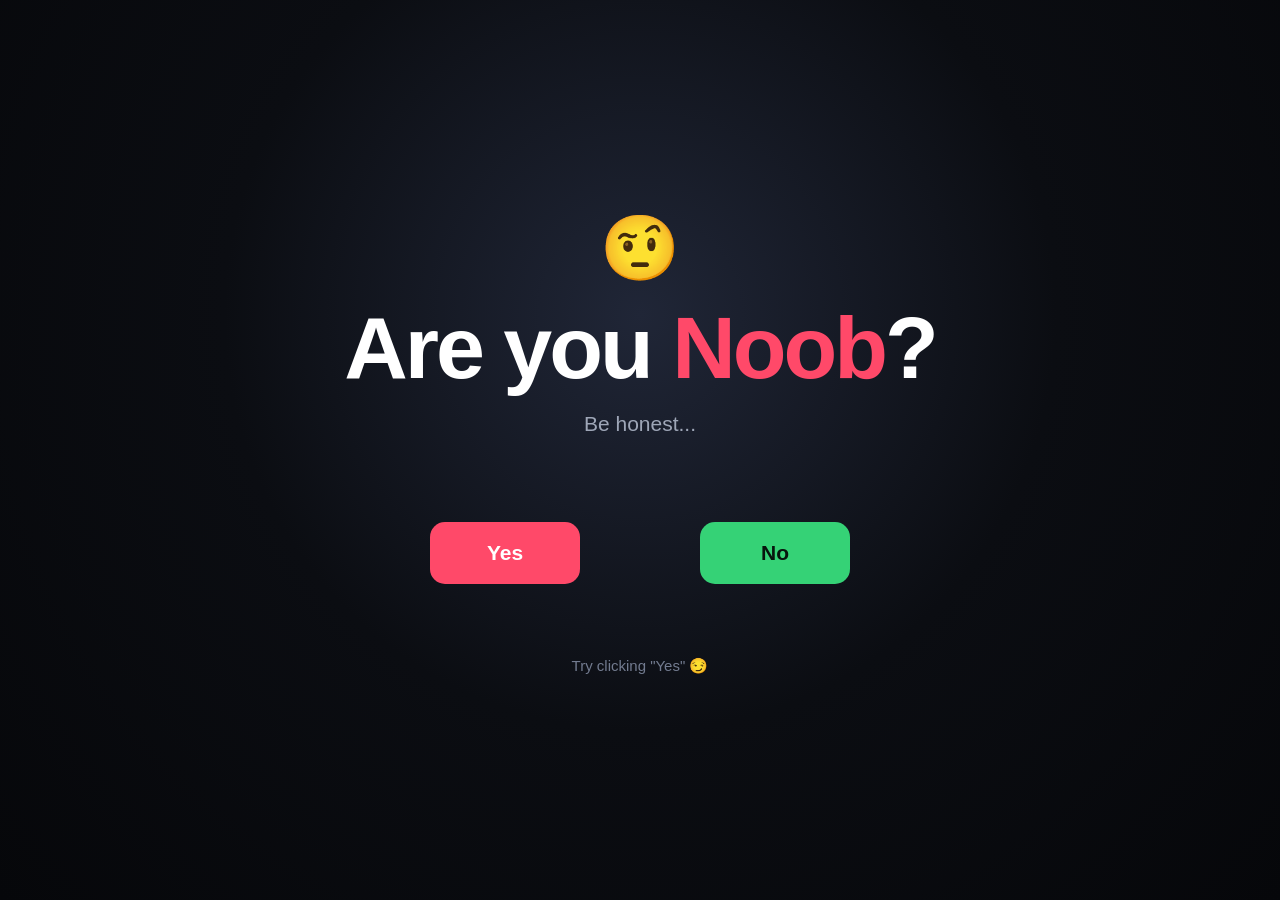
<file: index.html>
<!DOCTYPE html>
<html lang="en">
<head>
  <meta charset="UTF-8">
  <meta name="viewport" content="width=device-width, initial-scale=1.0">
  <title>Are you Noob?</title>
  <link rel="stylesheet" href="noob.css">
</head>
<body>
  <main class="page">
    <div class="emoji">🤨</div>
    <h1>Are you <span>Noob</span>?</h1>
    <p class="subtitle">Be honest...</p>

    <div class="button-area" id="buttonArea">
      <button id="yesBtn" class="btn yes">Yes</button>
      <button id="noBtn" class="btn no">No</button>
    </div>

    <p id="tease" class="tease">Try clicking "Yes" 😏</p>
  </main>
  <script src="noob.js"></script>
</body>
</html>
</file>
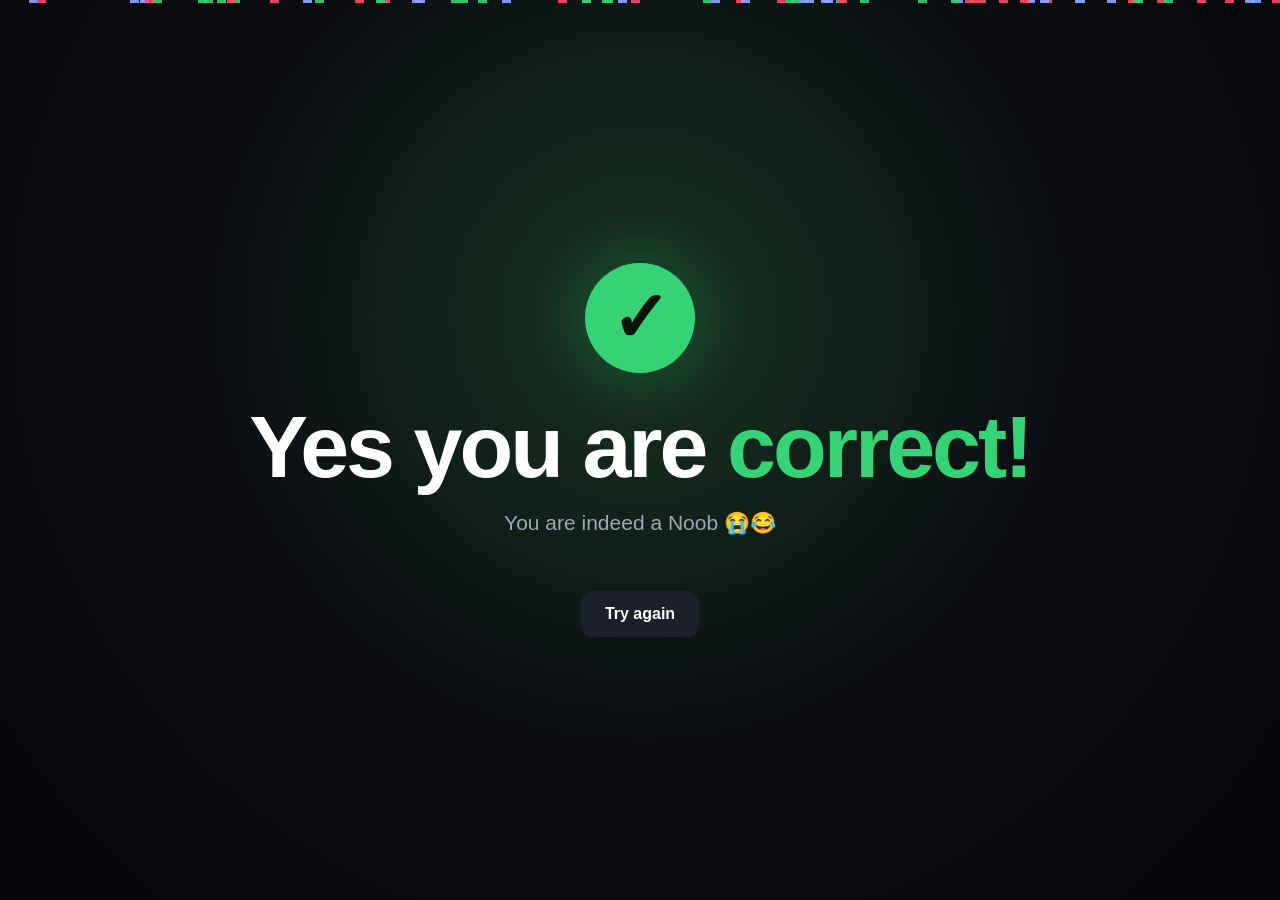
<file: correct.html>
<!DOCTYPE html><html lang="en"><head><meta charset="UTF-8"><meta name="viewport" content="width=device-width,initial-scale=1.0"><title>You are correct!</title><link rel="stylesheet" href="noob.css"></head><body class="success-page"><main class="page success"><div class="check">✓</div><h1>Yes you are <span>correct!</span></h1><p class="subtitle">You are indeed a Noob 😭😂</p><a class="back" href="index.html">Try again</a></main><script>for(let i=0;i<70;i++){const p=document.createElement('div');p.className='confetti';p.style.left=Math.random()*100+'vw';p.style.animationDelay=Math.random()*2+'s';p.style.setProperty('--x',(Math.random()*200-100)+'px');document.body.appendChild(p)}</script></body></html>
</file>
<file: noob.css>
*{box-sizing:border-box}html,body{margin:0;min-height:100%;font-family:Arial,Helvetica,sans-serif}body{min-height:100vh;background:radial-gradient(circle at 50% 35%,#202637 0,#0b0d12 48%,#06070a 100%);color:#fff;overflow:hidden}.page{min-height:100vh;width:min(900px,92vw);margin:auto;display:flex;flex-direction:column;align-items:center;justify-content:center;text-align:center}.emoji{font-size:64px;margin-bottom:18px}h1{margin:0;font-size:clamp(48px,8vw,88px);line-height:1;font-weight:900;letter-spacing:-3px}h1 span{color:#ff4969}.subtitle{margin:20px 0 36px;color:#9ea6b7;font-size:21px}.button-area{position:relative;width:min(620px,90vw);height:190px}.btn{position:absolute;top:50px;width:150px;height:62px;border:0;border-radius:15px;font-size:21px;font-weight:800;cursor:pointer;transition:left .16s ease,top .16s ease,transform .16s ease}.btn:hover{transform:scale(1.05)}.yes{left:100px;background:#ff4969;color:#fff}.no{left:370px;background:#35d276;color:#07150d}.tease{color:#727b8f;font-size:15px;margin-top:-5px}.success-page{background:radial-gradient(circle at 50% 35%,#173522 0,#0b0d12 50%,#06070a 100%)}.success h1 span{color:#35d276}.check{width:110px;height:110px;display:grid;place-items:center;border-radius:50%;background:#35d276;color:#07150d;font-size:70px;font-weight:900;margin-bottom:30px;box-shadow:0 0 60px rgba(53,210,118,.3)}.back{margin-top:20px;padding:14px 24px;border-radius:12px;background:#1b202b;color:white;text-decoration:none;font-weight:700}.confetti{position:fixed;top:-15px;width:9px;height:18px;animation:fall 3.5s linear infinite;opacity:.9}.confetti:nth-child(3n){background:#ff4969}.confetti:nth-child(3n+1){background:#35d276}.confetti:nth-child(3n+2){background:#8ea7ff}@keyframes fall{from{transform:translateY(-20px) rotate(0deg)}to{transform:translate(var(--x),110vh) rotate(720deg)}}@media(max-width:600px){.button-area{height:230px}.yes{left:10%}.no{left:55%}.btn{width:125px}h1{letter-spacing:-2px}}
</file>
